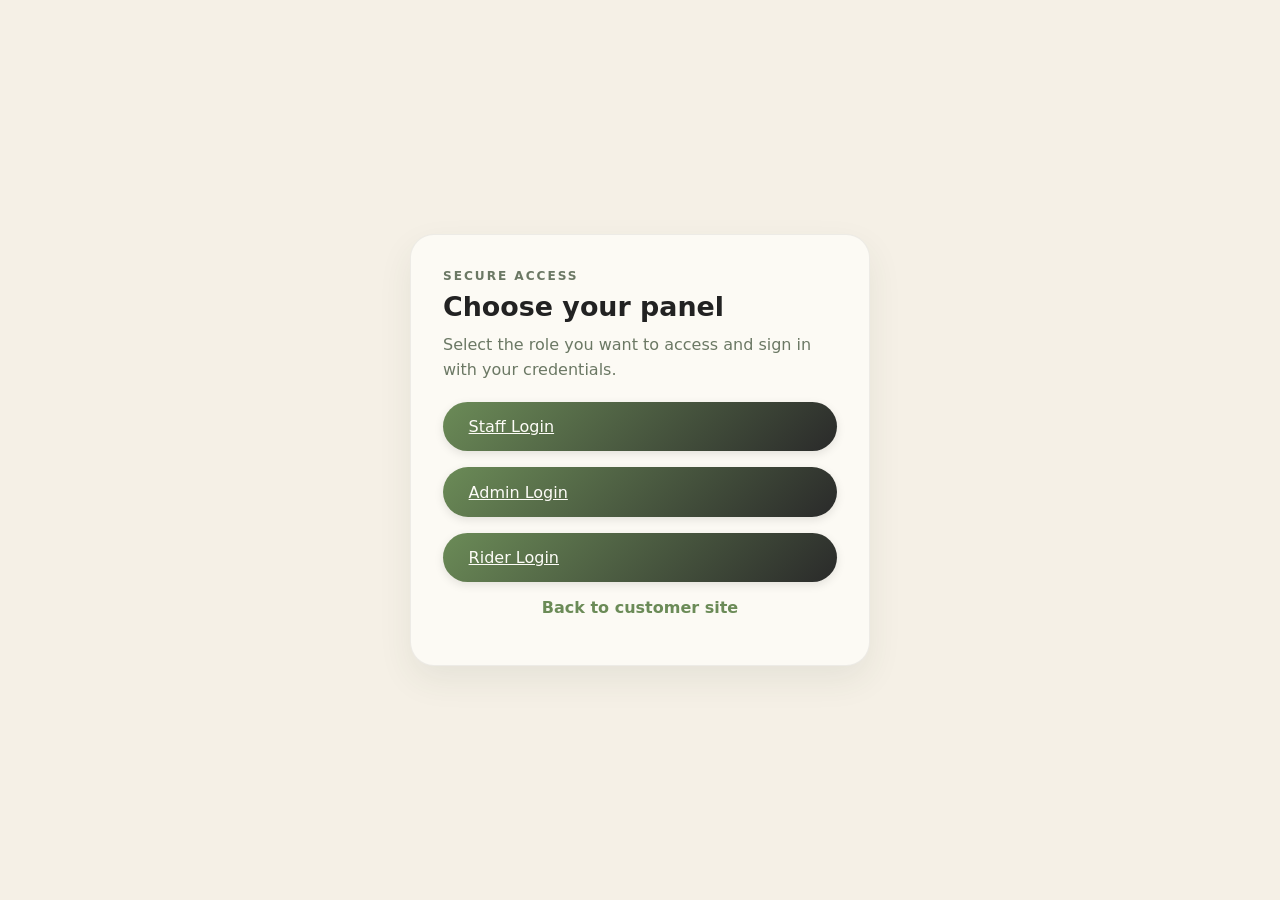
<file: login.html>
<!DOCTYPE html>
<html lang="en">
<head>
  <meta charset="UTF-8" />
  <meta name="viewport" content="width=device-width, initial-scale=1.0" />
  <title>Staff | Admin | Rider Login | Bean Rooted Cafe</title>
  <link rel="stylesheet" href="styles.css" />
</head>
<body>
  <div class="auth-shell">
    <div class="auth-card">
      <div class="auth-header">
        <p class="section-label">Secure access</p>
        <h1>Choose your panel</h1>
        <p>Select the role you want to access and sign in with your credentials.</p>
      </div>

      <div class="auth-form">
        <a class="primary-btn full-width" href="staff/login.php">Staff Login</a>
        <a class="primary-btn full-width" href="admin/login.php">Admin Login</a>
        <a class="primary-btn full-width" href="rider/login.php">Rider Login</a>
      </div>

      <p class="auth-link"><a href="index.html">Back to customer site</a></p>
    </div>
  </div>
</body>
</html>
</file>
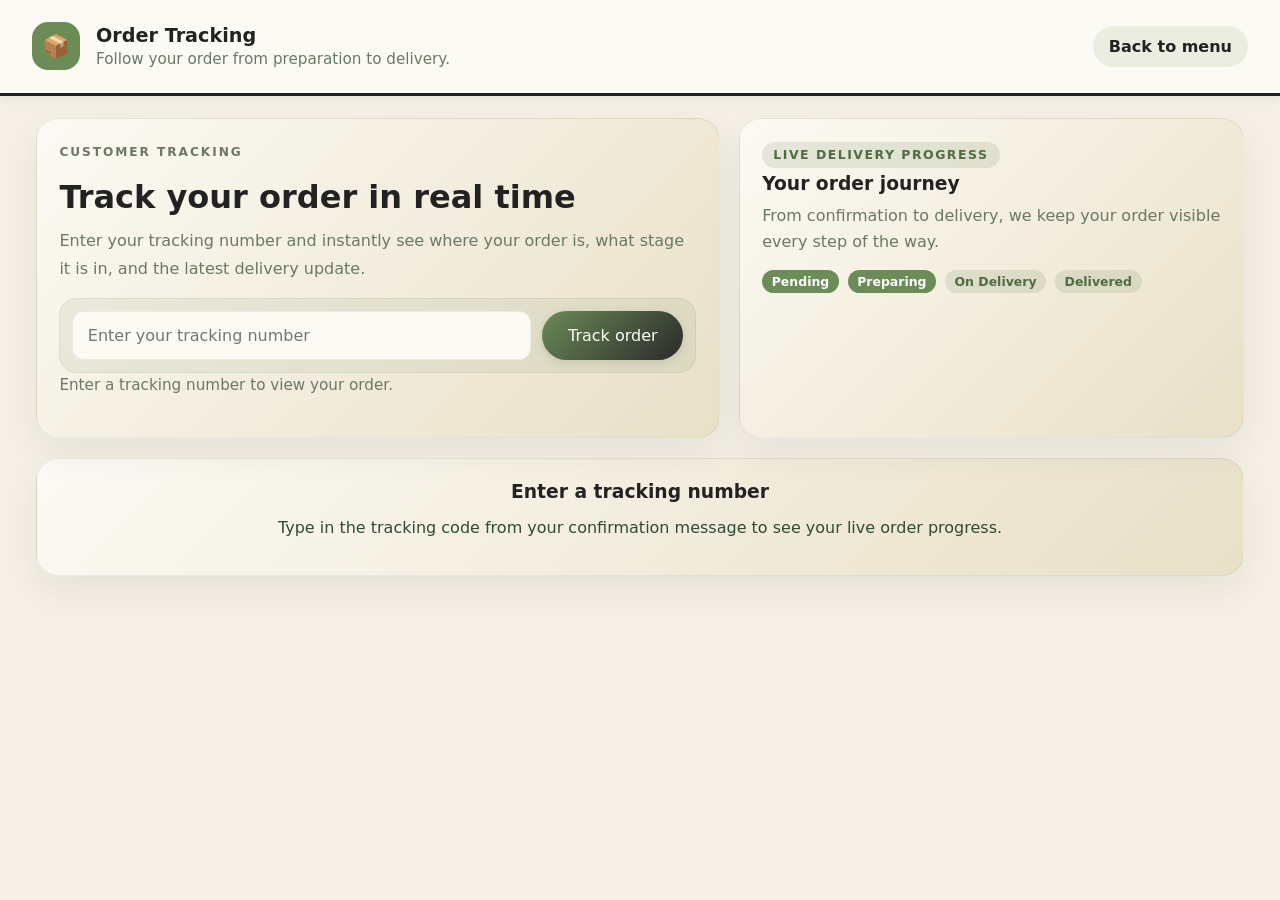
<file: tracking.html>
<!DOCTYPE html>
<html lang="en">
<head>
  <meta charset="UTF-8" />
  <meta name="viewport" content="width=device-width, initial-scale=1.0" />
  <title>Track Your Order | Bean Rooted Cafe</title>
  <link rel="stylesheet" href="styles.css" />
</head>
<body>
  <header class="site-header">
    <div class="brand">
      <div class="logo">📦</div>
      <div>
        <h1>Order Tracking</h1>
        <p>Follow your order from preparation to delivery.</p>
      </div>
    </div>
    <div class="header-actions">
      <a class="link-btn" href="index.html">Back to menu</a>
    </div>
  </header>

  <main class="tracking-shell">
    <section class="tracking-hero">
      <div class="tracking-copy">
        <p class="section-label">Customer tracking</p>
        <h2>Track your order in real time</h2>
        <p>Enter your tracking number and instantly see where your order is, what stage it is in, and the latest delivery update.</p>
        <form class="tracking-search-card" id="tracking-search-form">
          <label class="sr-only" for="tracking-input">Tracking number</label>
          <input type="text" id="tracking-input" placeholder="Enter your tracking number" />
          <button class="primary-btn" id="track-submit-btn" type="submit">Track order</button>
        </form>
        <p class="form-feedback" id="tracking-feedback">Enter your tracking number to get started.</p>
      </div>
      <div class="tracking-preview-card">
        <div class="tracking-preview-badge">Live delivery progress</div>
        <h3>Your order journey</h3>
        <p>From confirmation to delivery, we keep your order visible every step of the way.</p>
        <div class="tracking-preview-steps">
          <span class="badge-pill active">Pending</span>
          <span class="badge-pill active">Preparing</span>
          <span class="badge-pill">On Delivery</span>
          <span class="badge-pill">Delivered</span>
        </div>
      </div>
    </section>

    <section class="tracking-result-panel">
      <div id="tracking-result" class="tracking-result hidden"></div>
    </section>
  </main>

  <script src="script.js"></script>
  <script>
    const trackingInput = document.getElementById('tracking-input');
    const trackingFeedback = document.getElementById('tracking-feedback');
    const trackSubmitBtn = document.getElementById('track-submit-btn');
    const trackingResult = document.getElementById('tracking-result');
    const trackingSearchForm = document.getElementById('tracking-search-form');
    let currentTrackingOrder = null;

    function openImageModal(title, imageSrc) {
      const overlay = document.createElement('div');
      overlay.className = 'modal-overlay';
      overlay.innerHTML = `
        <div class="modal-card image-modal-card">
          <div class="modal-header">
            <h2>${title}</h2>
            <button class="close-btn" type="button">×</button>
          </div>
          <div class="image-modal-body">
            <img src="${imageSrc}" alt="${title}" class="image-modal-preview" />
          </div>
        </div>
      `;
      overlay.querySelector('.close-btn').addEventListener('click', () => overlay.remove());
      overlay.addEventListener('click', (event) => {
        if (event.target === overlay) overlay.remove();
      });
      document.body.appendChild(overlay);
    }

    function renderTrackingResult(order) {
      if (!order) {
        trackingResult.classList.remove('hidden');
        trackingResult.innerHTML = `
          <article class="tracking-empty-state">
            <h3>No order found</h3>
            <p>We could not find a matching order for that tracking number. Please double-check the code and try again.</p>
          </article>
        `;
        trackingFeedback.textContent = 'No order found for that tracking number.';
        return;
      }

      const statusSteps = ['Pending', 'Preparing', 'On Delivery', 'Delivered'];
      const currentIndex = statusSteps.indexOf(order.status);
      const progress = Math.max(0, Math.min(statusSteps.length - 1, currentIndex));
      const paymentMethodLabel = order.paymentMethod === 'wallet' ? 'e-Wallet' : 'Cash on delivery';
      const currentStatus = order.status || 'Pending';
      const eta = order.eta || 'Soon';
      currentTrackingOrder = order;

      trackingResult.classList.remove('hidden');
      trackingResult.innerHTML = `
        <article class="tracking-order-card">
          <div class="tracking-order-top">
            <div>
              <div class="tracking-preview-badge">Order found</div>
              <h3>${order.id}</h3>
              <p class="order-meta">Tracking number: ${order.trackingCode || '—'}</p>
            </div>
            <span class="badge-pill active">${currentStatus}</span>
          </div>

          <div class="tracking-stats-grid">
            <div class="tracking-stat-box">
              <span>Customer</span>
              <strong>${order.customer || 'Unknown'}</strong>
            </div>
            <div class="tracking-stat-box">
              <span>Payment</span>
              <strong>${paymentMethodLabel}</strong>
            </div>
            <div class="tracking-stat-box">
              <span>Estimated time</span>
              <strong>${eta}</strong>
            </div>
          </div>

          <div class="tracking-progress-grid">
            ${statusSteps.map((step, index) => `
              <div class="tracking-step-card ${index <= progress ? 'active' : ''}">
                <strong>${step}</strong>
                <span>${index < progress ? 'Completed' : index === progress ? 'Current step' : 'Upcoming'}</span>
              </div>
            `).join('')}
          </div>

          <div class="tracking-detail-grid">
            <div class="tracking-detail-card">
              <h4>Payment status</h4>
              <p>${order.paymentStatus || 'Pending'}</p>
            </div>
            <div class="tracking-detail-card">
              <h4>Delivery number</h4>
              <p>${order.deliveryNumber || 'Not assigned'}</p>
            </div>
            <div class="tracking-detail-card">
              <h4>Address</h4>
              <p>${order.address || 'Not provided'}</p>
            </div>
          </div>

          ${order.proofImage || order.deliveryProofImage ? `
            <div class="tracking-proof-card">
              <div class="tracking-proof-copy">
                <h4>Delivery proof</h4>
                <p>The rider uploaded a photo to confirm your delivery.</p>
              </div>
              <div class="tracking-proof-actions">
                <img src="${order.proofImage || order.deliveryProofImage}" alt="Proof of delivery" class="tracking-proof-thumb" />
                <button class="action-btn secondary" type="button" data-action="view-proof">View full photo</button>
              </div>
            </div>
          ` : ''}

          ${order.status === 'Rejected' ? `<div class="tracking-warning">Rejected: ${order.rejectionReason || 'The receipt was not accepted.'}</div>` : ''}
        </article>
      `;
      trackingFeedback.textContent = 'Tracking details loaded.';
      if (order.status === 'Rejected') {
        window.alert(`Your order was rejected. Reason: ${order.rejectionReason || 'The receipt was not accepted.'}`);
      }
    }

    async function loadTrackingOrder() {
      const params = new URLSearchParams(window.location.search);
      const trackingCode = (params.get('tracking') || trackingInput.value || '').trim();
      if (!trackingCode) {
        currentTrackingOrder = null;
        trackingFeedback.textContent = 'Enter a tracking number to view your order.';
        trackingResult.classList.remove('hidden');
        trackingResult.innerHTML = `
          <article class="tracking-empty-state">
            <h3>Enter a tracking number</h3>
            <p>Type in the tracking code from your confirmation message to see your live order progress.</p>
          </article>
        `;
        return;
      }

      try {
        const response = await fetch('controllers/create_order.php', {
          method: 'POST',
          headers: { 'Content-Type': 'application/json' },
          body: JSON.stringify({ action: 'get_order', tracking_code: trackingCode })
        });
        const data = await response.json();
        if (data?.success && data.order) {
          const order = data.order;
          localStorage.setItem('beanRootedOrders', JSON.stringify([order]));
          renderTrackingResult(order);
          return;
        }
      } catch (error) {
        // Fall back to the local cache if the database lookup is unavailable.
      }

      const orders = JSON.parse(localStorage.getItem('beanRootedOrders')) || [];
      const order = orders.find(item => item.trackingCode === trackingCode || item.id === trackingCode || item.dbId === trackingCode);
      renderTrackingResult(order);
    }

    trackingResult.addEventListener('click', (event) => {
      const button = event.target.closest('button[data-action="view-proof"]');
      if (!button || !(currentTrackingOrder?.proofImage || currentTrackingOrder?.deliveryProofImage)) return;
      openImageModal('Proof of delivery', currentTrackingOrder.proofImage || currentTrackingOrder.deliveryProofImage);
    });

    trackingSearchForm.addEventListener('submit', (event) => {
      event.preventDefault();
      loadTrackingOrder();
    });
    trackSubmitBtn.addEventListener('click', loadTrackingOrder);
    trackingInput.addEventListener('keydown', event => {
      if (event.key === 'Enter') {
        event.preventDefault();
        loadTrackingOrder();
      }
    });

    window.addEventListener('storage', loadTrackingOrder);
    window.addEventListener('orders-updated', loadTrackingOrder);

    window.addEventListener('load', () => {
      const params = new URLSearchParams(window.location.search);
      if (params.get('tracking')) {
        trackingInput.value = params.get('tracking');
      }
      loadTrackingOrder();
    });
  </script>
</body>
</html>
</file>
<file: styles.css>
:root {
  --bg: #f5f0e6;
  --surface: #fcfaf4;
  --surface-strong: #e8e0c7;
  --text: #314a33;
  --muted: #6b7864;
  --primary: #6b8b57;
  --primary-dark: #516b41;
  --accent: #b6a46d;
  --ink: #222222;
  --shadow: 0 14px 34px rgba(49, 74, 51, 0.08);
}

body[data-theme="dark"] {
  --bg: #151a14;
  --surface: #1f261d;
  --surface-strong: #2d3729;
  --text: #efe8d6;
  --muted: #a9b39a;
  --primary: #7a9564;
  --primary-dark: #5e7a49;
  --accent: #c4b278;
  --ink: #ffffff;
  --shadow: 0 16px 38px rgba(0, 0, 0, 0.28);
}

* {
  box-sizing: border-box;
}

html, body {
  margin: 0;
  font-family: Inter, system-ui, -apple-system, BlinkMacSystemFont, "Segoe UI", sans-serif;
  background: var(--bg);
  color: var(--text);
}

button, input {
  font: inherit;
}

body {
  min-height: 100vh;
}

.auth-shell {
  min-height: 100vh;
  display: grid;
  place-items: center;
  padding: 2rem 1rem;
}

.auth-card {
  width: min(100%, 460px);
  background: var(--surface);
  border-radius: 1.5rem;
  box-shadow: var(--shadow);
  border: 1px solid rgba(0, 0, 0, 0.06);
  padding: 2rem;
}

.auth-header h1 {
  margin: 0.3rem 0 0.6rem;
  font-size: clamp(1.6rem, 2.1vw, 2.2rem);
  color: var(--ink);
}

.auth-header p {
  margin: 0;
  color: var(--muted);
  line-height: 1.6;
}

.auth-form {
  display: grid;
  gap: 1rem;
  margin-top: 1.2rem;
}

.form-row {
  display: grid;
  gap: 0.45rem;
}

.form-row label {
  font-weight: 600;
  color: var(--ink);
}

.form-row input,
.form-row select {
  width: 100%;
  padding: 0.82rem 0.95rem;
  border-radius: 0.95rem;
  border: 1px solid rgba(0, 0, 0, 0.12);
  background: var(--surface-strong);
  color: var(--text);
}

.form-feedback {
  min-height: 1.2rem;
  margin: 0;
  color: var(--primary-dark);
  font-size: 0.95rem;
}

.auth-link {
  text-align: center;
  margin-top: 1rem;
}

.auth-link a {
  color: var(--primary);
  font-weight: 600;
  text-decoration: none;
}

.hidden {
  display: none !important;
}

.portal-section {
  max-width: 1240px;
  margin: 1.4rem auto 0;
  padding: 0 2rem;
}

.portal-card {
  display: flex;
  justify-content: space-between;
  align-items: center;
  gap: 1.4rem;
  padding: 1.2rem 1.4rem;
  border-radius: 1.2rem;
  background: linear-gradient(135deg, var(--surface), var(--surface-strong));
  box-shadow: var(--shadow);
  border: 1px solid rgba(0,0,0,0.06);
}

.portal-card h2 {
  margin: 0.2rem 0 0.3rem;
  color: var(--ink);
}

.portal-card p {
  margin: 0;
  color: var(--muted);
}

.section-label {
  text-transform: uppercase;
  letter-spacing: 0.16em;
  font-size: 0.76rem;
  font-weight: 700;
  color: var(--primary);
}

.portal-form {
  min-width: min(100%, 320px);
  margin-top: 0;
}

.portal-form .auth-link {
  margin-top: 0.35rem;
  text-align: left;
}

.portal-switcher {
  display: flex;
  gap: 0.6rem;
  flex-wrap: wrap;
}

.portal-btn {
  border: 1px solid rgba(0,0,0,0.08);
  background: var(--surface);
  color: var(--text);
  border-radius: 999px;
  padding: 0.7rem 1rem;
  cursor: pointer;
}

.portal-btn.active {
  background: linear-gradient(135deg, var(--primary) 0%, var(--primary-dark) 100%);
  color: white;
  border-color: transparent;
}

.dashboard-section {
  max-width: 1240px;
  margin: 1.4rem auto 2rem;
  padding: 2rem;
  border-radius: 1.4rem;
  background: var(--surface);
  box-shadow: 0 12px 32px rgba(49, 74, 51, 0.08);
  border: 1px solid rgba(0,0,0,0.04);
}

.dashboard-header {
  margin-bottom: 1.5rem;
}

.dashboard-header h2 {
  margin: 0.3rem 0 0;
  font-size: 2rem;
  color: var(--ink);
}

.dashboard-toolbar {
  display: flex;
  flex-wrap: wrap;
  gap: 1rem;
  align-items: end;
  padding: 1.2rem;
  border-radius: 1rem;
  background: linear-gradient(135deg, rgba(107, 139, 87, 0.08), rgba(182, 164, 109, 0.08));
  border: 1px solid rgba(0,0,0,0.04);
  margin-bottom: 1.2rem;
}

.filter-group {
  display: grid;
  gap: 0.35rem;
  min-width: 160px;
}

.filter-group label {
  font-size: 0.75rem;
  font-weight: 700;
  color: var(--muted);
  text-transform: uppercase;
  letter-spacing: 0.14em;
}

.filter-group select {
  border-radius: 0.8rem;
  border: 1px solid rgba(0,0,0,0.08);
  background: var(--surface);
  color: var(--text);
  padding: 0.65rem 0.8rem;
  font-size: 0.9rem;
}

.toolbar-hint {
  margin: 0 0 1.2rem;
  color: var(--muted);
  font-size: 0.88rem;
  line-height: 1.5;
}
  display: grid;
  grid-template-columns: repeat(3, minmax(0, 1fr));
  gap: 1rem;
  margin-bottom: 1.5rem;
}

.summary-card {
  padding: 1.2rem;
  border-radius: 1rem;
  background: linear-gradient(135deg, var(--primary) 0%, var(--primary-dark) 100%);
  color: white;
  box-shadow: 0 8px 16px rgba(107, 139, 87, 0.14);
  border: none;
}

.summary-card span {
  display: block;
  opacity: 0.9;
  font-size: 0.88rem;
  text-transform: uppercase;
  letter-spacing: 0.12em;
  margin-bottom: 0.4rem;
}

.summary-card strong {
  font-size: 1.4rem;
  color: white;
}

.dashboard-toolbar {
  display: flex;
  flex-wrap: wrap;
  gap: 0.85rem;
  align-items: end;
  padding: 0.95rem 1rem;
  border-radius: 1rem;
  background: rgba(107, 139, 87, 0.08);
  border: 1px solid rgba(0,0,0,0.04);
  margin-bottom: 0.8rem;
}

.filter-group {
  display: grid;
  gap: 0.35rem;
  min-width: 180px;
}

.filter-group label {
  font-size: 0.8rem;
  font-weight: 700;
  color: var(--muted);
  text-transform: uppercase;
  letter-spacing: 0.12em;
}

.filter-group select {
  border-radius: 0.8rem;
  border: 1px solid rgba(0,0,0,0.08);
  background: var(--surface);
  color: var(--text);
  padding: 0.65rem 0.8rem;
}

.toolbar-hint {
  margin: 0 0 0.9rem;
  color: var(--muted);
  font-size: 0.92rem;
}

.summary-card span {
  display: block;
  color: var(--muted);
  margin-bottom: 0.25rem;
}

.summary-card strong {
  font-size: 1.25rem;
  color: var(--ink);
}

.dashboard-list {
  display: grid;
  gap: 0.8rem;
}

.order-card {
  background: var(--surface-strong);
  border-radius: 1rem;
  padding: 1rem;
  border: 1px solid rgba(0,0,0,0.05);
}

.order-top {
  display: flex;
  justify-content: space-between;
  align-items: flex-start;
  gap: 1rem;
  margin-bottom: 0.6rem;
}

.order-top h3 {
  margin: 0;
  color: var(--ink);
}

.order-meta {
  color: var(--muted);
  font-size: 0.9rem;
}

.badge-pill {
  display: inline-flex;
  align-items: center;
  border-radius: 999px;
  padding: 0.25rem 0.6rem;
  background: rgba(107, 139, 87, 0.16);
  color: var(--primary-dark);
  font-size: 0.78rem;
  font-weight: 700;
}

.badge-pill.active {
  background: var(--primary);
  color: white;
}

.badge-pill.pending {
  background: rgba(212, 175, 55, 0.18);
  color: #8b6f47;
}

.badge-pill.rejected {
  background: rgba(175, 63, 63, 0.16);
  color: #8d2f2f;
}

.staff-order-id,
.staff-customer-cell,
.staff-payment-cell,
.staff-status-cell {
  display: flex;
  flex-direction: column;
  gap: 0.3rem;
}

.staff-order-id strong,
.staff-customer-cell strong {
  color: var(--ink);
}

.rejected-reason {
  color: #8d2f2f;
  font-weight: 600;
}

.staff-eta-input {
  width: 100%;
  padding: 0.5rem 0.6rem;
  border: 1px solid rgba(0,0,0,0.08);
  border-radius: 0.6rem;
  background: rgba(107, 139, 87, 0.08);
  color: var(--text);
  font-size: 0.88rem;
}

.staff-eta-input:focus {
  outline: none;
  border-color: var(--primary);
  background: white;
}

.staff-action-row {
  display: flex;
  gap: 0.4rem;
}

.order-meta.small {
  font-size: 0.8rem;
}

.order-list {
  padding-left: 1rem;
  margin: 0.5rem 0 0.8rem;
  color: var(--text);
}

.order-actions {
  display: flex;
  flex-wrap: wrap;
  gap: 0.6rem;
  align-items: center;
}

.action-btn {
  border: none;
  border-radius: 999px;
  padding: 0.55rem 0.9rem;
  cursor: pointer;
  background: var(--primary);
  color: white;
}

.action-btn.secondary {
  background: var(--surface);
  color: var(--text);
  border: 1px solid rgba(0,0,0,0.08);
}

.action-btn.danger {
  background: #af3f3f;
}

.order-select {
  border-radius: 999px;
  border: 1px solid rgba(0,0,0,0.08);
  background: var(--surface);
  color: var(--text);
  padding: 0.45rem 0.7rem;
}

.empty-state {
  margin: 0;
  padding: 1rem;
  border-radius: 1rem;
  background: var(--surface-strong);
  color: var(--muted);
}

.table-wrapper {
  overflow-x: auto;
}

.orders-table {
  width: 100%;
  border-collapse: collapse;
  background: var(--surface-strong);
  border-radius: 1rem;
  overflow: hidden;
}

.orders-table th {
  font-size: 0.75rem;
  text-transform: uppercase;
  letter-spacing: 0.15em;
  color: var(--primary-dark);
  font-weight: 700;
  background: linear-gradient(135deg, rgba(107, 139, 87, 0.12), rgba(107, 139, 87, 0.08));
}

.orders-table th,
.orders-table td {
  text-align: left;
  padding: 0.9rem;
  border-bottom: 1px solid rgba(0,0,0,0.04);
  vertical-align: top;
}

.orders-table tbody tr {
  transition: background-color 0.2s ease;
}

.orders-table tbody tr:hover {
  background-color: rgba(107, 139, 87, 0.04);
}

.orders-table a {
  color: var(--primary-dark);
  text-decoration: none;
  font-weight: 600;
}

.site-header {
  display: flex;
  justify-content: space-between;
  align-items: center;
  padding: 1.4rem 2rem;
  gap: 1rem;
  background: var(--surface);
  position: sticky;
  top: 0;
  z-index: 10;
  box-shadow: 0 1px 12px rgba(0,0,0,0.08);
  border-bottom: 3px solid var(--ink);
  flex-wrap: nowrap;
}

.header-actions {
  display: flex;
  align-items: center;
  gap: 0.75rem;
  flex-shrink: 0;
}

.brand {
  display: flex;
  align-items: center;
  gap: 1rem;
  flex: 1;
  min-width: 0;
}

.logo {
  width: 3rem;
  height: 3rem;
  display: grid;
  place-items: center;
  border-radius: 1rem;
  background: var(--primary);
  color: white;
  font-size: 1.4rem;
}

.site-logo {
  width: 100%;
  height: 100%;
  object-fit: contain;
  display: block;
  border-radius: 0.6rem;
}

.hero-card::before {
  content: "☕";
  font-size: 2.5rem;
  display: block;
  margin-bottom: 1rem;
}

.site-header h1 {
  margin: 0;
  font-size: 1.2rem;
  color: var(--ink);
}

.site-header p {
  margin: 0.2rem 0 0;
  font-size: 0.95rem;
  color: var(--muted);
}

.primary-btn, .cart-button, .theme-toggle {
  border: none;
  border-radius: 999px;
  padding: 0.95rem 1.6rem;
  color: #fdfcf7;
  background: linear-gradient(135deg, var(--primary) 0%, #2a2a2a 100%);
  cursor: pointer;
  transition: transform 0.2s ease, background 0.2s ease, box-shadow 0.2s ease;
  box-shadow: 0 3px 10px rgba(0, 0, 0, 0.1);
}

.primary-btn:hover, .cart-button:hover, .theme-toggle:hover {
  transform: translateY(-1px);
  background: linear-gradient(135deg, #111111 0%, #000000 100%);
}

.theme-toggle {
  width: 3rem;
  height: 3rem;
  padding: 0;
  display: grid;
  place-items: center;
  font-size: 1.1rem;
}

main {
  padding: 1rem 2rem 2rem;
  max-width: 1240px;
  margin: 0 auto;
}

.hero-card {
  background: linear-gradient(135deg, var(--surface) 0%, var(--surface-strong) 100%);
  border: 3px solid var(--ink);
  border-radius: 2rem;
  padding: 2rem;
  box-shadow: var(--shadow);
  text-align: center;
  max-width: 20rem;
  color: var(--ink);
}

.hero-card::before {
  content: "☕";
  font-size: 2rem;
  display: block;
  margin-bottom: 0.8rem;
  line-height: 1;
  color: var(--muted);
}

.hero-logo {
  width: 100%;
  height: auto;
  max-height: 140px;
  object-fit: contain;
  display: block;
  margin: 0 auto;
}

.hero {
  display: grid;
  grid-template-columns: 1.5fr 1fr;
  gap: 2rem;
  align-items: center;
  margin-top: 1rem;
}

.hero h1 {
  margin: 0 0 0.6rem 0;
  font-size: clamp(2.6rem, 4.5vw, 5rem);
  line-height: 1.02;
  font-weight: 700;
  color: var(--ink);
}

.hero-image {
  min-height: 320px;
  display: grid;
  place-items: center;
  background: linear-gradient(135deg, rgba(107, 139, 87, 0.14), rgba(182, 164, 109, 0.18));
  border-radius: 2rem;
  position: relative;
}

/* QR modal styles */
#qr-modal .qr-card {
  max-width: 420px;
  padding: 1.25rem 1.5rem;
  border-radius: 1rem;
  background: linear-gradient(180deg, var(--surface), var(--surface-strong));
  border: 2px solid rgba(0,0,0,0.06);
}

.qr-body {
  display: grid;
  gap: 0.85rem;
  place-items: center;
  text-align: center;
}

.qr-image {
  width: 260px;
  height: 260px;
  object-fit: contain;
  border-radius: 0.5rem;
  background: white;
  padding: 0.5rem;
  box-shadow: 0 10px 30px rgba(0,0,0,0.2);
}

.qr-amount {
  font-weight: 700;
  color: var(--ink);
}

.qr-actions {
  display: flex;
  gap: 0.6rem;
  width: 100%;
  justify-content: center;
}

.receipt-preview-image {
  width: 100%;
  max-width: 280px;
  max-height: 220px;
  object-fit: cover;
  border-radius: 0.75rem;
  border: 1px solid rgba(31, 31, 31, 0.12);
  background: white;
}

/* Modal base styles */
.modal-overlay {
  position: fixed;
  inset: 0;
  display: grid;
  place-items: center;
  background: linear-gradient(180deg, rgba(8,8,8,0.28), rgba(8,8,8,0.44));
  z-index: 60;
  padding: 1.25rem;
}

.modal-card {
  width: 100%;
  max-width: 720px;
  background: linear-gradient(180deg, var(--surface), var(--surface-strong));
  border-radius: 14px;
  padding: 1.25rem 1.4rem;
  box-shadow: 0 20px 60px rgba(11, 22, 11, 0.28);
  border: 1px solid rgba(0,0,0,0.06);
  animation: popIn 220ms ease;
}

.modal-header {
  display: flex;
  justify-content: space-between;
  align-items: center;
  gap: 1rem;
  margin-bottom: 0.6rem;
}

.modal-header h2 {
  margin: 0;
  font-size: 1.25rem;
}

@keyframes popIn {
  from { transform: translateY(-8px) scale(0.98); opacity: 0; }
  to { transform: translateY(0) scale(1); opacity: 1; }
}

/* Checkout form styling */
#payment-form .form-row {
  margin-bottom: 0.9rem;
}

#payment-form label {
  display: block;
  margin-bottom: 0.35rem;
  font-weight: 600;
  color: var(--ink);
}

#payment-form input[type="text"],
#payment-form input[type="email"],
#payment-form input[type="tel"],
#tracking-input {
  width: 100%;
  padding: 0.85rem 0.9rem;
  border-radius: 12px;
  border: 1px solid rgba(0,0,0,0.06);
  background: var(--surface);
  color: var(--text);
}

.payment-methods {
  display: flex;
  gap: 0.6rem;
  margin: 0.5rem 0 1rem;
}

.payment-option {
  display: flex;
  align-items: center;
  gap: 0.6rem;
  padding: 0.8rem 1rem;
  border-radius: 12px;
  border: 1px solid rgba(0,0,0,0.06);
  background: linear-gradient(180deg, var(--surface), #ffffffcc);
  cursor: pointer;
  transition: transform 0.14s ease, box-shadow 0.14s ease;
}

.payment-option .payment-icon { font-size: 1.35rem; }

.payment-option.active {
  transform: translateY(-4px);
  box-shadow: 0 12px 30px rgba(25, 40, 20, 0.12);
  border-color: rgba(0,0,0,0.08);
  background: linear-gradient(90deg, var(--primary), var(--primary-dark));
  color: white;
}

.payment-detail {
  margin-top: 0.6rem;
  padding: 0.9rem;
  border-radius: 12px;
  border: 1px solid rgba(0,0,0,0.04);
  background: var(--surface-strong);
}

.payment-detail.active { display: block; }

.payment-progress {
  display: flex;
  gap: 0.6rem;
  align-items: center;
  margin-bottom: 0.75rem;
}

.step {
  flex: 1 1 auto;
  background: rgba(255,255,255,0.35);
  height: 8px;
  border-radius: 8px;
  position: relative;
}

.step.active { background: linear-gradient(90deg, var(--primary), var(--accent)); }

.success-card {
  text-align: center;
}

.success-card p { margin: 0.6rem 0; }

.success-card strong { color: var(--primary-dark); }

.track-order-btn {
  margin-top: 0.6rem;
}

.primary-btn.secondary {
  background: transparent;
  color: var(--ink);
  border: 1px solid rgba(0,0,0,0.08);
}

.image-modal-card {
  max-width: min(92vw, 760px);
}

.image-modal-body {
  display: grid;
  place-items: center;
  padding: 0.4rem 0;
}

.image-modal-preview {
  max-width: 100%;
  max-height: 70vh;
  object-fit: contain;
  border-radius: 1rem;
  background: white;
  box-shadow: 0 12px 28px rgba(0,0,0,0.12);
}

.delivery-actions {
  display: flex;
  flex-wrap: wrap;
  gap: 0.5rem;
  align-items: center;
}

.proof-control {
  margin-top: 0.5rem;
}

.upload-proof-label {
  display: inline-flex;
  align-items: center;
  justify-content: center;
  padding: 0.45rem 0.7rem;
  border-radius: 999px;
  background: rgba(107, 139, 87, 0.14);
  color: var(--primary-dark);
  font-size: 0.84rem;
  font-weight: 700;
  cursor: pointer;
}

.upload-proof-label input {
  display: none;
}

.link-btn {
  text-decoration: none;
  color: var(--ink);
  font-weight: 600;
  padding: 0.7rem 1rem;
  border-radius: 999px;
  background: rgba(107, 139, 87, 0.12);
}

.tracking-shell {
  max-width: 1240px;
  margin: 1.4rem auto 2rem;
  padding: 0 1rem 2rem;
}

.tracking-hero {
  display: grid;
  grid-template-columns: 1.15fr 0.85fr;
  gap: 1.2rem;
  align-items: stretch;
}

.tracking-copy,
.tracking-preview-card,
.tracking-order-card,
.tracking-empty-state {
  background: linear-gradient(135deg, var(--surface), var(--surface-strong));
  border-radius: 1.4rem;
  padding: 1.4rem;
  box-shadow: var(--shadow);
  border: 1px solid rgba(0,0,0,0.06);
}

.tracking-copy h2 {
  margin: 0.25rem 0 0.7rem;
  font-size: clamp(1.7rem, 2.5vw, 2.4rem);
  color: var(--ink);
}

.tracking-copy p {
  margin: 0 0 1rem;
  color: var(--muted);
  line-height: 1.7;
}

.tracking-search-card {
  display: flex;
  flex-wrap: wrap;
  gap: 0.7rem;
  padding: 0.75rem;
  border-radius: 1.1rem;
  background: rgba(107, 139, 87, 0.1);
  border: 1px solid rgba(0,0,0,0.05);
}

.tracking-search-card input {
  flex: 1 1 240px;
  border: 1px solid rgba(0,0,0,0.08);
  border-radius: 999px;
  padding: 0.9rem 1rem;
  background: var(--surface);
  color: var(--text);
}

.tracking-search-card .primary-btn {
  flex: 0 0 auto;
}

.tracking-preview-card h3 {
  margin: 0.3rem 0 0.6rem;
  color: var(--ink);
}

.tracking-preview-card p {
  margin: 0 0 1rem;
  color: var(--muted);
  line-height: 1.6;
}

.tracking-preview-badge {
  display: inline-flex;
  border-radius: 999px;
  padding: 0.35rem 0.7rem;
  background: rgba(107, 139, 87, 0.16);
  color: var(--primary-dark);
  font-size: 0.78rem;
  font-weight: 700;
  text-transform: uppercase;
  letter-spacing: 0.12em;
}

.tracking-preview-steps {
  display: flex;
  flex-wrap: wrap;
  gap: 0.55rem;
}

.tracking-result-panel {
  margin-top: 1.2rem;
}

.tracking-order-top {
  display: flex;
  justify-content: space-between;
  gap: 1rem;
  align-items: flex-start;
  margin-bottom: 1rem;
}

.tracking-order-top h3 {
  margin: 0.4rem 0 0.3rem;
  color: var(--ink);
}

.tracking-stats-grid {
  display: grid;
  grid-template-columns: repeat(3, minmax(0, 1fr));
  gap: 0.8rem;
  margin-bottom: 1rem;
}

.tracking-stat-box,
.tracking-detail-card {
  padding: 0.9rem;
  border-radius: 1rem;
  background: rgba(107, 139, 87, 0.09);
  border: 1px solid rgba(0,0,0,0.04);
}

.tracking-stat-box span,
.tracking-detail-card h4 {
  display: block;
  color: var(--muted);
  font-size: 0.8rem;
  text-transform: uppercase;
  letter-spacing: 0.14em;
  margin-bottom: 0.35rem;
}

.tracking-stat-box strong {
  color: var(--ink);
  font-size: 0.98rem;
}

.tracking-progress-grid {
  display: grid;
  grid-template-columns: repeat(4, minmax(0, 1fr));
  gap: 0.7rem;
  margin-bottom: 1rem;
}

.tracking-step-card {
  padding: 0.8rem;
  border-radius: 1rem;
  background: rgba(0,0,0,0.04);
  color: var(--muted);
  border: 1px solid rgba(0,0,0,0.04);
}

.tracking-step-card.active {
  background: linear-gradient(135deg, var(--primary), var(--primary-dark));
  color: white;
}

.tracking-step-card strong,
.tracking-step-card span {
  display: block;
}

.tracking-step-card span {
  margin-top: 0.2rem;
  font-size: 0.8rem;
}

.tracking-detail-grid {
  display: grid;
  grid-template-columns: repeat(3, minmax(0, 1fr));
  gap: 0.8rem;
}

.tracking-detail-card p {
  margin: 0;
  color: var(--text);
  line-height: 1.5;
}

.tracking-warning {
  margin-top: 0.9rem;
  padding: 0.8rem 1rem;
  border-radius: 0.9rem;
  background: rgba(175, 63, 63, 0.12);
  color: #8d2f2f;
  font-weight: 700;
}

.tracking-proof-card {
  margin-top: 1rem;
  padding: 1rem;
  border-radius: 1rem;
  border: 1px solid rgba(0,0,0,0.05);
  background: rgba(107, 139, 87, 0.08);
  display: flex;
  justify-content: space-between;
  align-items: center;
  gap: 1rem;
}

.tracking-proof-copy h4 {
  margin: 0 0 0.3rem;
  color: var(--ink);
}

.tracking-proof-copy p {
  margin: 0;
  color: var(--muted);
}

.tracking-proof-actions {
  display: flex;
  align-items: center;
  gap: 0.7rem;
}

.tracking-proof-thumb {
  width: 90px;
  height: 90px;
  object-fit: cover;
  border-radius: 0.8rem;
  border: 1px solid rgba(0,0,0,0.08);
}

.tracking-empty-state {
  text-align: center;
}

.tracking-empty-state h3 {
  margin: 0 0 0.6rem;
  color: var(--ink);
}

.sr-only {
  position: absolute;
  width: 1px;
  height: 1px;
  padding: 0;
  margin: -1px;
  overflow: hidden;
  clip: rect(0, 0, 0, 0);
  white-space: nowrap;
  border: 0;
}

.category-bar {
  display: flex;
  flex-wrap: wrap;
  gap: 0.8rem;
  margin: 2.5rem 0 1rem;
}

.category {
  border: 1px solid rgba(31,31,31,0.12);
  background: var(--surface);
  color: var(--text);
  padding: 0.85rem 1.2rem;
  border-radius: 999px;
  cursor: pointer;
  transition: background 0.2s ease, color 0.2s ease;
}

.category.active, .category:hover {
  background: linear-gradient(135deg, #111111 0%, #000000 100%);
  color: white;
  border-color: #111;
}

.products-section {
  margin-bottom: 2.5rem;
}

.section-header h2 {
  margin: 0 0 0.5rem;
}

.section-header p {
  margin: 0;
  color: var(--muted);
}

.products-grid {
  display: grid;
  grid-template-columns: repeat(3, minmax(0, 1fr));
  gap: 1.25rem;
  margin-top: 1.5rem;
}

/* Ensure any images placed directly inside the grid are constrained
   and product entries align as compact cards similar to prior design */
.products-grid > * {
  display: flex;
  gap: 1rem;
  align-items: flex-start;
}

.products-grid img {
  width: 140px;
  height: 140px;
  max-width: 100%;
  object-fit: cover;
  border-radius: 12px;
  display: block;
}

.card {
  background: linear-gradient(180deg, var(--surface), rgba(255,255,255,0.96));
  border: 1px solid rgba(17, 17, 17, 0.06);
  border-radius: 18px;
  padding: 0.95rem;
  box-shadow: 0 10px 28px rgba(31, 45, 31, 0.07);
  display: grid;
  grid-template-columns: 150px minmax(0, 1fr);
  gap: 1rem;
  align-items: start;
  transition: transform 0.18s ease, box-shadow 0.18s ease;
  min-height: 180px;
  overflow: hidden;
}

.card:hover {
  transform: translateY(-4px);
  box-shadow: 0 18px 40px rgba(31, 45, 31, 0.12);
}

.card-media {
  display: flex;
  align-items: center;
  justify-content: center;
  padding: 0.2rem;
}

.product-img {
  width: 140px;
  height: 140px;
  object-fit: cover;
  border-radius: 14px;
  border: 1px solid rgba(0,0,0,0.04);
  box-shadow: 0 8px 20px rgba(20, 30, 20, 0.08);
}

.card-body {
  display: flex;
  flex-direction: column;
  gap: 0.55rem;
  min-width: 0;
  height: 100%;
}

.card-topline {
  display: flex;
  justify-content: space-between;
  align-items: center;
  gap: 0.5rem;
}

.card-price {
  font-weight: 700;
  color: var(--primary-dark);
  font-size: 0.98rem;
}

.card-body h3 {
  margin: 0;
  font-size: 1.05rem;
  letter-spacing: 0.2px;
  color: var(--ink);
  white-space: normal;
  overflow-wrap: anywhere;
}

.card-body p {
  margin: 0;
  color: var(--muted);
  font-size: 0.92rem;
  line-height: 1.35;
  white-space: normal;
  display: -webkit-box;
  -webkit-line-clamp: 2;
  -webkit-box-orient: vertical;
  overflow: hidden;
}

.card-footer {
  display: flex;
  justify-content: space-between;
  align-items: center;
  gap: 0.75rem;
  margin-top: auto;
  padding-top: 0.2rem;
}

.card-meta {
  color: var(--muted);
  font-size: 0.82rem;
  font-weight: 600;
}

.add-btn {
  background: linear-gradient(90deg, var(--primary), var(--primary-dark));
  color: white;
  padding: 0.5rem 0.8rem;
  border-radius: 999px;
  border: none;
  cursor: pointer;
  flex-shrink: 0;
  font-weight: 600;
  min-width: 56px;
  max-width: 100%;
  font-size: 0.88rem;
  box-shadow: 0 4px 10px rgba(81, 107, 65, 0.16);
  transform: translateY(-1px);
  opacity: 0.95;
}

@media (max-width: 1100px) {
  .products-grid {
    grid-template-columns: repeat(2, minmax(0, 1fr));
  }
}

@media (max-width: 760px) {
  .tracking-hero {
    grid-template-columns: 1fr;
  }

  .tracking-stats-grid,
  .tracking-progress-grid,
  .tracking-detail-grid {
    grid-template-columns: 1fr;
  }

  .card {
    grid-template-columns: 1fr;
    grid-template-rows: auto auto;
    min-height: auto;
  }

  .card-media {
    padding: 0;
  }

  .product-img {
    width: 100%;
    height: 200px;
    border-radius: 12px;
  }

  .card-footer {
    margin-top: 0.2rem;
  }
}

@media (max-width: 480px) {
  .products-grid {
    grid-template-columns: 1fr;
  }
}

.card .badge {
  display: inline-flex;
  gap: 0.4rem;
  align-items: center;
  padding: 0.45rem 0.75rem;
  border-radius: 999px;
  background: #efe7c2;
  color: #6b5a2a;
  font-size: 0.85rem;
}

.card h3 {
  margin: 0;
}

.card p {
  margin: 0;
  color: var(--muted);
  font-size: 0.95rem;
}

.card .price {
  display: flex;
  justify-content: space-between;
  align-items: center;
  gap: 1rem;
  font-weight: 700;
  font-size: 1.05rem;
}

.promo-cards {
  display: grid;
  grid-template-columns: repeat(2, minmax(0, 1fr));
  gap: 1rem;
  margin-bottom: 2rem;
}

.promo-card {
  background: #fff;
  border-radius: 1rem;
  padding: 1rem;
  border: 1px solid rgba(0,0,0,0.08);
  display: grid;
  grid-template-columns: 110px 1fr;
  gap: 1rem;
  align-items: center;
}

.promo-card img {
  width: 110px;
  height: 110px;
  object-fit: cover;
  border-radius: 1rem;
}

.promo-badge {
  display: inline-flex;
  align-items: center;
  justify-content: center;
  padding: 0.25rem 0.65rem;
  background: rgba(93, 115, 72, 0.12);
  color: #5d7348;
  font-size: 0.8rem;
  border-radius: 999px;
  margin-top: 0.5rem;
}

.cart-discount {
  display: flex;
  justify-content: space-between;
  gap: 0.75rem;
  margin-bottom: 0.8rem;
  padding: 0.9rem 1rem;
  border-radius: 0.9rem;
  background: rgba(93, 115, 72, 0.08);
  border: 1px solid rgba(93, 115, 72, 0.16);
  color: #2e2e2e;
}

.cart-discount strong {
  color: #5d7348;
}

.hidden { display: none !important; }

.card .add-btn {
  margin-top: 1rem;
  width: 100%;
  padding: 0.95rem;
  border: none;
  background: var(--accent);
  color: var(--text);
  border-radius: 999px;
  cursor: pointer;
}

.advantages {
  display: grid;
  grid-template-columns: repeat(auto-fit, minmax(220px, 1fr));
  gap: 1.2rem;
}

.advantages article {
  background: white;
  border-radius: 1.5rem;
  padding: 1.5rem;
  box-shadow: var(--shadow);
}

.advantages h3 {
  margin: 0 0 0.8rem;
}

.cart-panel {
  position: fixed;
  right: 0;
  top: 0;
  height: 100%;
  width: min(420px, 100%);
  background: #fff;
  box-shadow: -24px 0 80px rgba(0,0,0,0.08);
  padding: 1.4rem;
  transform: translateX(100%);
  transition: transform 0.3s ease;
  display: flex;
  flex-direction: column;
  gap: 1rem;
  z-index: 20;
}

.cart-panel.visible {
  transform: translateX(0);
}

.cart-header {
  display: flex;
  justify-content: space-between;
  align-items: center;
}

.close-btn {
  border: none;
  background: transparent;
  font-size: 1.6rem;
  cursor: pointer;
  color: var(--muted);
}

.cart-items {
  display: grid;
  gap: 1rem;
  overflow-y: auto;
  min-height: 180px;
  max-height: 60vh;
}

.cart-item {
  border-radius: 1.4rem;
  padding: 1rem;
  background: var(--surface-strong);
  display: flex;
  gap: 0.75rem;
  align-items: center;
}

.cart-item h4 {
  margin: 0;
}

.cart-item .meta {
  display: flex;
  justify-content: space-between;
  color: var(--muted);
  font-size: 0.95rem;
}

.quantity-controls {
  display: flex;
  gap: 0.5rem;
}

.quantity-controls button {
  border: none;
  width: 2rem;
  height: 2rem;
  background: white;
  border-radius: 50%;
  cursor: pointer;
}

/* Improved quantity controls and remove icon */
.quantity-controls {
  display: flex;
  gap: 0.5rem;
  align-items: center;
}

.quantity-controls .qty-btn {
  width: 32px;
  height: 32px;
  background: var(--surface);
  border: 1px solid rgba(31,31,31,0.06);
  border-radius: 8px;
  display: grid;
  place-items: center;
  cursor: pointer;
  font-weight: 700;
}

.quantity-controls .qty-value {
  min-width: 28px;
  text-align: center;
  font-weight: 700;
}

.remove-btn {
  background: transparent;
  border: none;
  color: var(--muted);
  width: 36px;
  height: 36px;
  display: grid;
  place-items: center;
  border-radius: 8px;
  cursor: pointer;
  transition: background 0.15s ease, color 0.15s ease, transform 0.08s ease;
}

.remove-btn svg {
  display: block;
  color: inherit;
}

.remove-btn:hover {
  background: rgba(0,0,0,0.05);
  color: var(--ink);
  transform: translateY(-1px);
}

/* Cart thumbnail and body */
.cart-thumb img {
  width: 72px;
  height: 72px;
  object-fit: cover;
  border-radius: 50%;
  border: 1px solid rgba(0,0,0,0.06);
  box-shadow: 0 6px 14px rgba(31,45,31,0.06);
}

.cart-body {
  display: flex;
  flex-direction: column;
  gap: 0.5rem;
  flex: 1 1 auto;
  min-width: 0;
}

@media (max-width: 600px) {
  .cart-thumb img {
    width: 48px;
    height: 48px;
  }
  .cart-item {
    gap: 0.5rem;
  }
}

.cart-controls {
  display: flex;
  justify-content: space-between;
  align-items: center;
  gap: 0.5rem;
}

.line-price {
  font-weight: 700;
  color: var(--ink);
}

.cart-summary {
  margin-top: auto;
  display: grid;
  gap: 1rem;
}

.cart-summary div {
  display: flex;
  justify-content: space-between;
  align-items: center;
  font-size: 1.1rem;
}

.full-width {
  width: 100%;
}

.modal-overlay {
  position: fixed;
  inset: 0;
  background: rgba(0, 0, 0, 0.45);
  display: grid;
  place-items: center;
  padding: 1.5rem;
  z-index: 30;
  overflow-y: auto;
}

.modal-card {
  width: min(540px, 100%);
  max-height: min(90vh, 760px);
  overflow-y: auto;
  background: white;
  border: 1px solid rgba(31, 31, 31, 0.08);
  border-radius: 1.8rem;
  padding: 2rem;
  box-shadow: var(--shadow);
}

.modal-header {
  display: flex;
  justify-content: space-between;
  align-items: center;
  margin-bottom: 1.25rem;
}

.form-row {
  display: grid;
  gap: 0.45rem;
  margin-bottom: 1rem;
}

.form-grid {
  grid-template-columns: repeat(2, minmax(0, 1fr));
  gap: 1rem;
}

label {
  font-size: 0.95rem;
  color: var(--muted);
}

input {
  border: 1px solid rgba(43,43,43,0.14);
  border-radius: 1rem;
  padding: 0.95rem 1rem;
}

.delivery-section {
  gap: 0.45rem;
}

.field-hint {
  color: var(--muted);
  font-size: 0.85rem;
}

.map-actions {
  display: flex;
  flex-wrap: wrap;
  gap: 0.6rem;
}

.map-picker-btn {
  width: fit-content;
  border: none;
  border-radius: 999px;
  padding: 0.8rem 1rem;
  background: linear-gradient(135deg, var(--primary) 0%, var(--primary-dark) 100%);
  color: white;
  cursor: pointer;
  font-weight: 600;
}

.map-picker-btn.secondary {
  background: white;
  color: var(--ink);
  border: 1px solid rgba(31,31,31,0.12);
}

.map-hint {
  display: flex;
  align-items: flex-start;
  gap: 0.5rem;
  padding: 0.8rem 0.9rem;
  border-radius: 0.95rem;
  background: rgba(107, 139, 87, 0.08);
  color: var(--text);
  font-size: 0.9rem;
}

.map-status {
  margin: 0.4rem 0 0;
  color: var(--muted);
  font-size: 0.9rem;
}

input:focus {
  border-color: var(--primary);
  outline: none;
}

.payment-section {
  display: grid;
  gap: 0.9rem;
  padding: 1rem;
  border-radius: 1.25rem;
  background: var(--surface);
  border: 1px solid rgba(31,31,31,0.08);
  margin-bottom: 1rem;
}

.payment-section-header h3 {
  margin: 0;
  color: var(--ink);
}

.payment-section-header p {
  margin: 0.2rem 0 0;
  color: var(--muted);
  font-size: 0.95rem;
}

.payment-methods {
  display: grid;
  gap: 0.75rem;
}

.payment-option {
  display: flex;
  align-items: center;
  gap: 0.8rem;
  width: 100%;
  padding: 0.9rem 1rem;
  border: 1px solid rgba(31,31,31,0.08);
  border-radius: 1rem;
  background: white;
  color: var(--ink);
  cursor: pointer;
  text-align: left;
  transition: border-color 0.2s ease, transform 0.2s ease, box-shadow 0.2s ease;
}

.payment-option:hover {
  transform: translateY(-1px);
  border-color: var(--primary);
  box-shadow: 0 8px 18px rgba(49, 74, 51, 0.08);
}

.payment-option.active {
  border-color: var(--primary);
  background: linear-gradient(135deg, rgba(107, 139, 87, 0.16), rgba(255,255,255,0.95));
}

.payment-icon {
  display: grid;
  place-items: center;
  width: 2.3rem;
  height: 2.3rem;
  border-radius: 999px;
  background: rgba(107, 139, 87, 0.14);
  font-size: 1rem;
}

.payment-option strong {
  display: block;
  margin-bottom: 0.15rem;
}

.payment-option small {
  color: var(--muted);
}

.payment-detail {
  display: none;
}

.payment-detail.active {
  display: block;
}

.cash-card {
  display: flex;
  align-items: flex-start;
  gap: 0.8rem;
  padding: 0.9rem 1rem;
  border-radius: 1rem;
  background: rgba(107, 139, 87, 0.08);
  border: 1px solid rgba(107, 139, 87, 0.16);
}

.cash-card-icon {
  display: grid;
  place-items: center;
  width: 2.4rem;
  height: 2.4rem;
  border-radius: 999px;
  background: white;
  font-size: 1.1rem;
}

.cash-card h4 {
  margin: 0 0 0.25rem;
  color: var(--ink);
}

.cash-card p {
  margin: 0;
  color: var(--muted);
  font-size: 0.95rem;
}

.success-card {
  text-align: center;
}

.hidden {
  display: none;
}

@media (max-width: 900px) {
  .hero {
    grid-template-columns: 1fr;
  }

  .cart-panel {
    width: 100%;
  }
}

@media (max-width: 600px) {
  .site-header {
    padding: 0.8rem 1rem;
    gap: 0.5rem;
  }

  .logo {
    width: 2.5rem;
    height: 2.5rem;
  }

  .brand {
    gap: 0.5rem;
    min-width: 0;
    flex-shrink: 1;
  }

  .site-header h1 {
    font-size: 0.95rem;
    white-space: nowrap;
  }

  .site-header p {
    font-size: 0.75rem;
    white-space: nowrap;
    overflow: hidden;
    text-overflow: ellipsis;
  }

  .header-actions {
    gap: 0.4rem;
    flex-shrink: 0;
  }

  .link-btn {
    padding: 0.6rem 0.8rem;
    font-size: 0.8rem;
  }

  .primary-btn, .cart-button, .theme-toggle {
    padding: 0.6rem 0.8rem;
    font-size: 0.8rem;
  }

  .category-bar {
    justify-content: center;
  }
}
</file>
